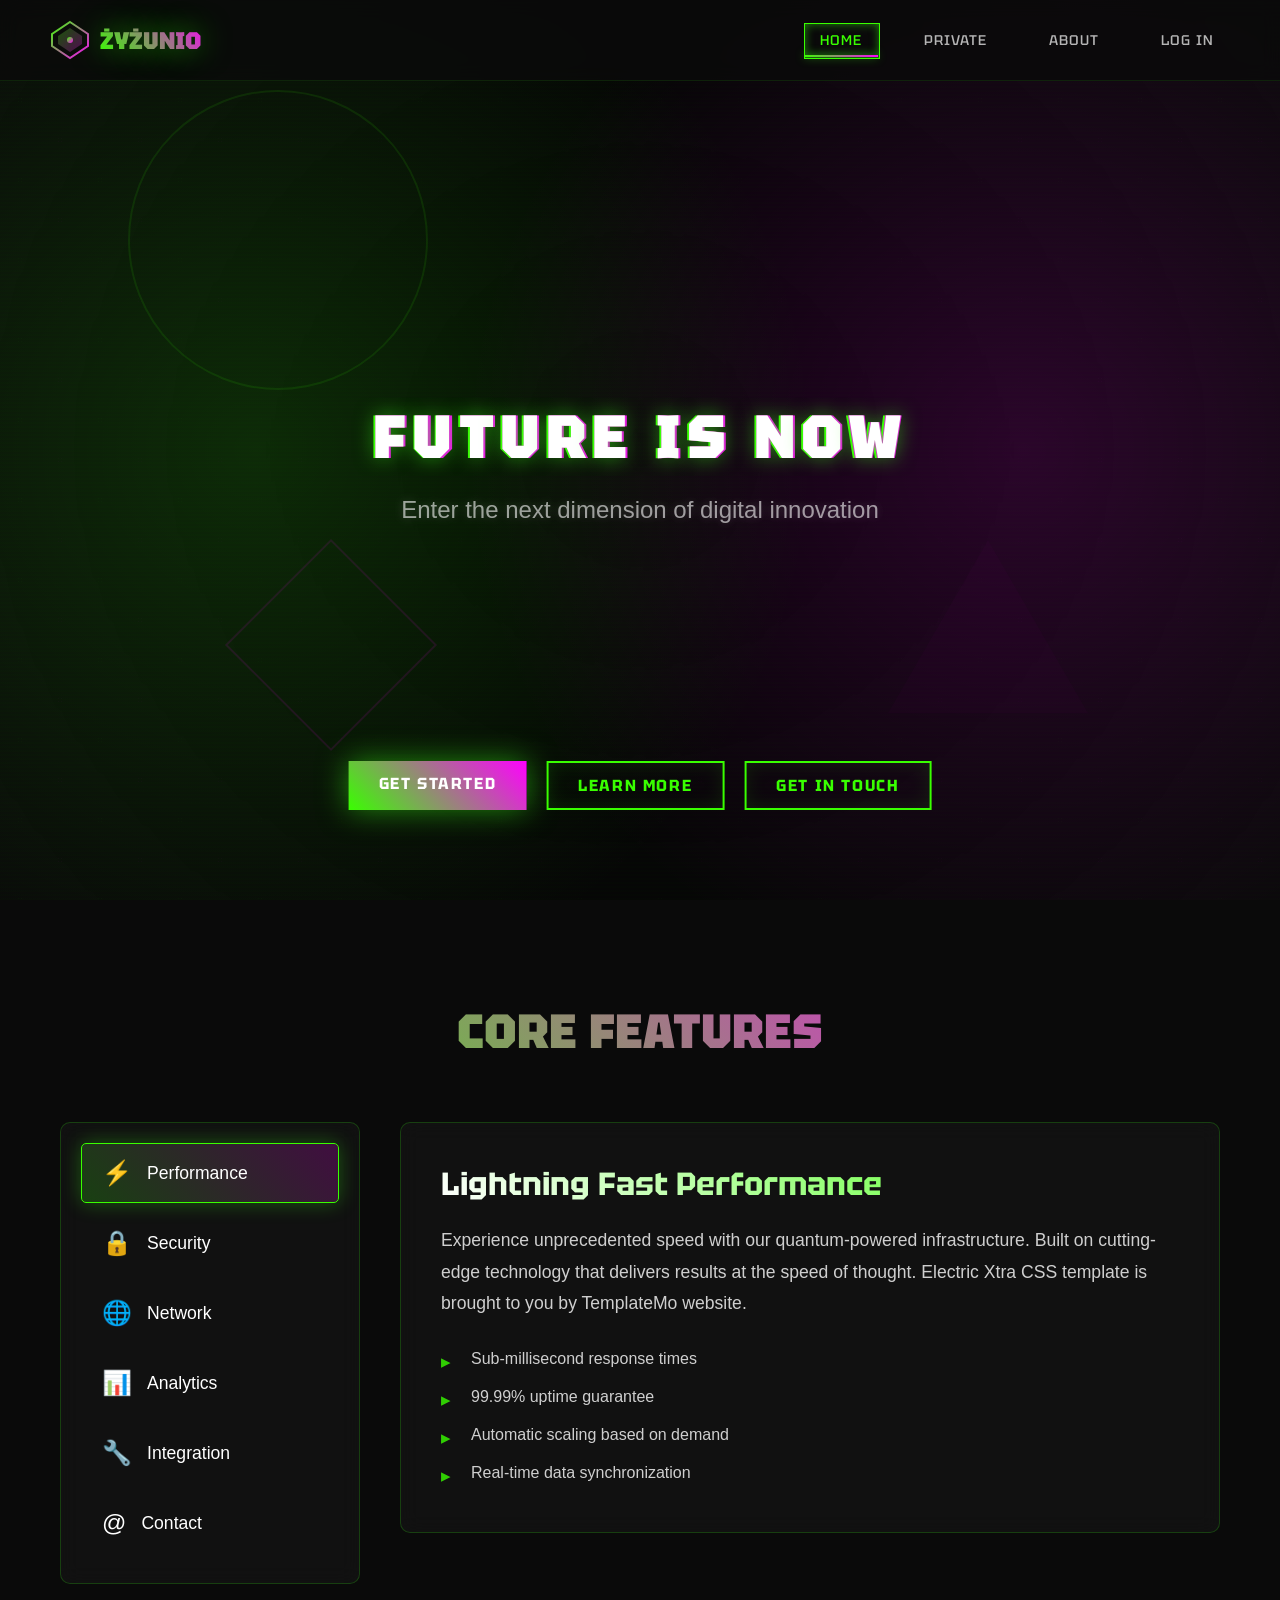
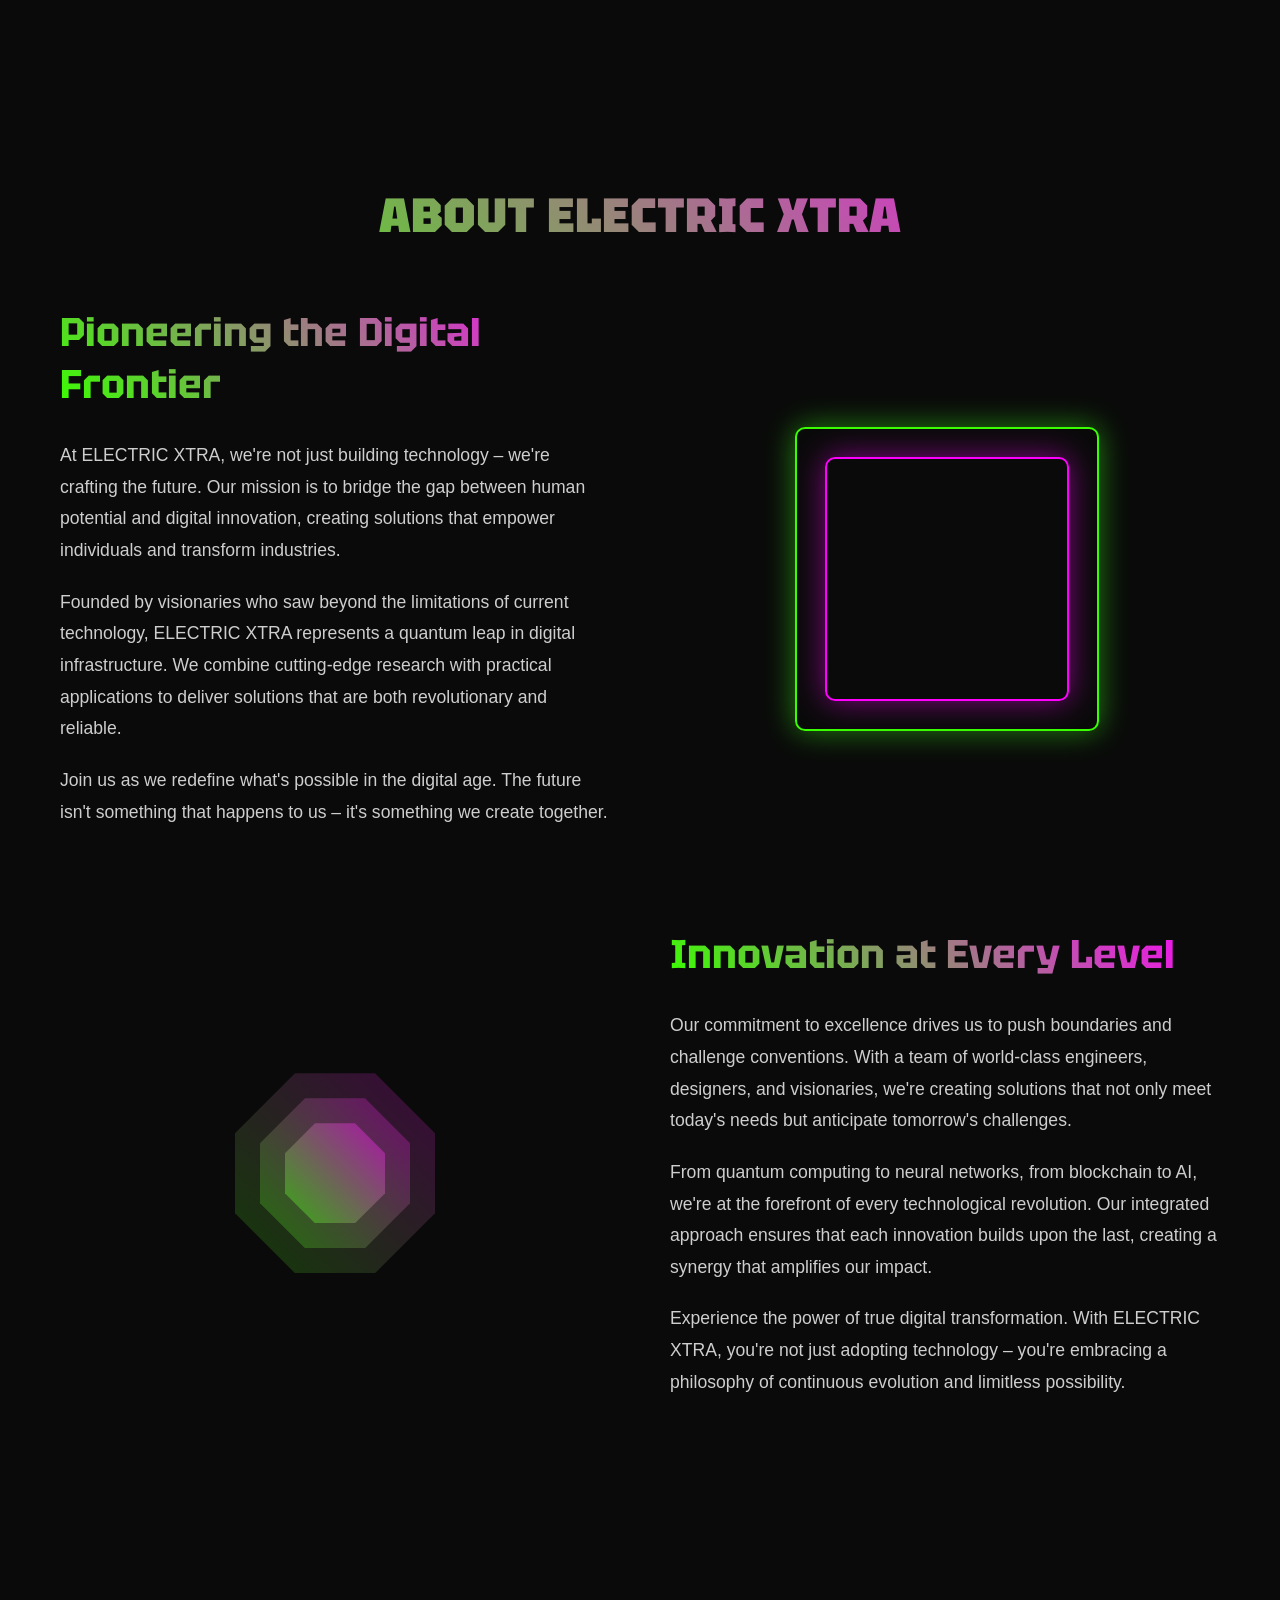
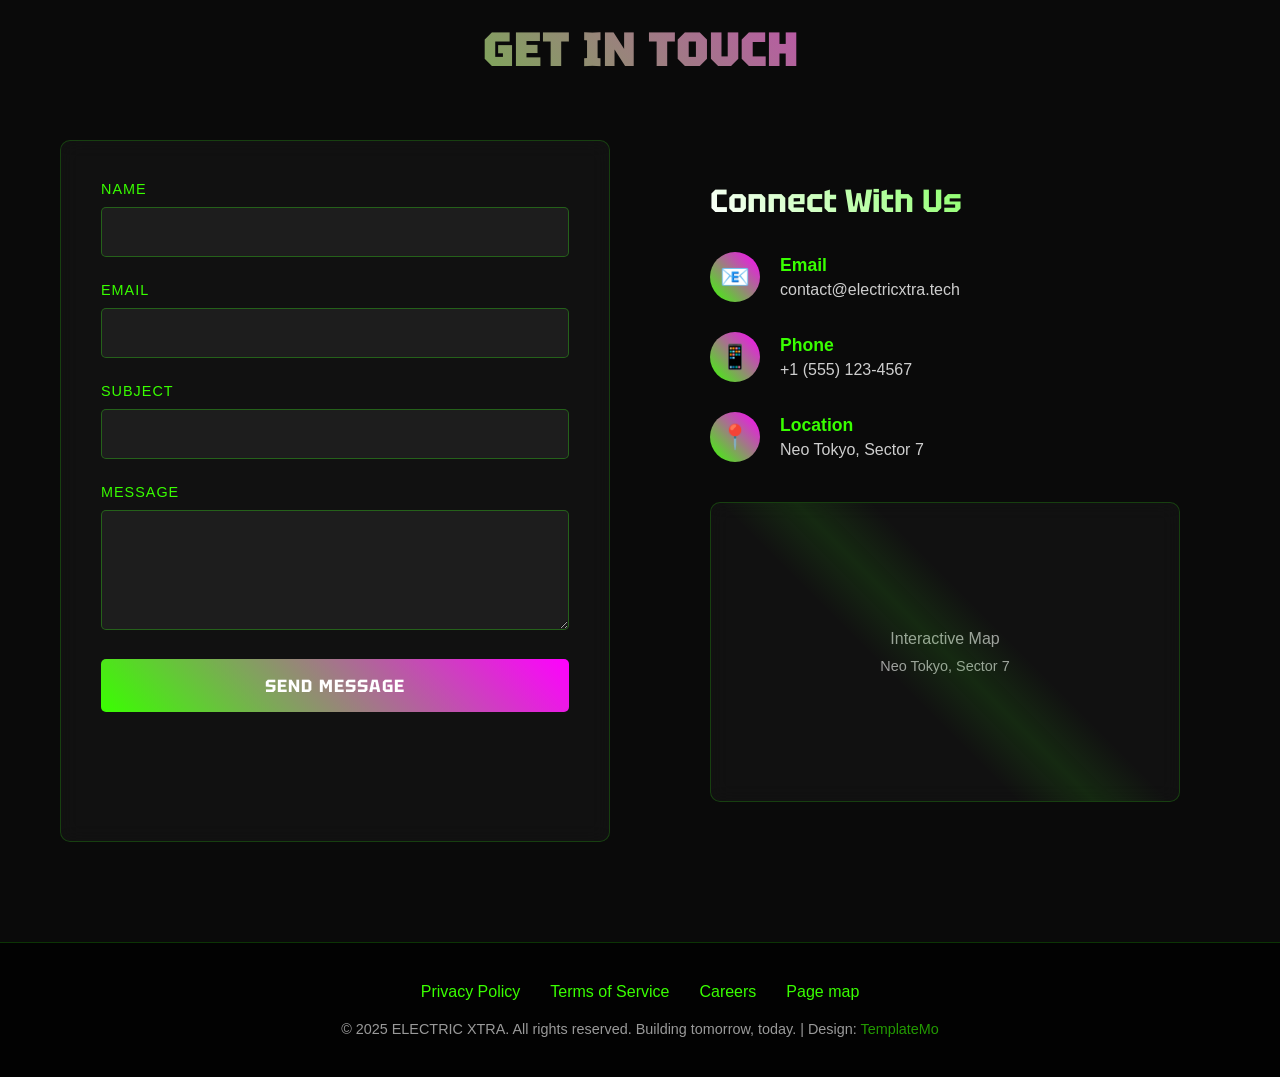
<file: index.html>
<!DOCTYPE html>
<html lang="pl-PL">
<head>
    <meta charset="UTF-8">
    <meta name="viewport" content="width=device-width, initial-scale=1.0">
    <title>Zyzunia strona Cyberpunk</title>
    <link href="https://fonts.googleapis.com/css2?family=Tektur:wdth,wght@75..100,400..900&display=swap" rel="stylesheet">
    <link href="css/templatemo-electric-xtra.css" rel="stylesheet">
<!--

TemplateMo 596 Electric Xtra

https://templatemo.com/tm-596-electric-xtra

-->
</head>
<body>
    <!-- Animated Grid Background -->
    <div class="grid-bg"></div>
    <div class="gradient-overlay"></div>
    <div class="scanlines"></div>

    <!-- Animated Shapes -->
    <div class="shapes-container">
        <div class="shape shape-circle"></div>
        <div class="shape shape-triangle"></div>
        <div class="shape shape-square"></div>
    </div>

    <!-- Floating Particles -->
    <div id="particles"></div>

    <!-- Navigation -->
    <nav id="navbar">
        <div class="nav-container">
            <a href="#home" class="logo-link">
                <svg class="logo-svg" viewBox="0 0 40 40" xmlns="http://www.w3.org/2000/svg">
                    <defs>
                        <linearGradient id="logoGradient" x1="0%" y1="0%" x2="100%" y2="100%">
                            <stop offset="0%" style="stop-color:#39FF00;stop-opacity:1" />
                            <stop offset="100%" style="stop-color:#FF00FF;stop-opacity:1" />
                        </linearGradient>
                    </defs>
                    <polygon points="20,2 38,14 38,26 20,38 2,26 2,14" fill="none" stroke="url(#logoGradient)" stroke-width="2"/>
                    <polygon points="20,8 32,16 32,24 20,32 8,24 8,16" fill="url(#logoGradient)" opacity="0.3"/>
                    <circle cx="20" cy="20" r="3" fill="url(#logoGradient)"/>
                </svg>
                <span class="logo-text">ŻYŻUNIO</span>
            </a>
            <ul class="nav-links" id="navLinks">
                <li><a href="#home" class="nav-link">Home</a></li>
                <li><a href="#features" class="nav-link">Private</a></li>
                <li><a href="#about" class="nav-link">About</a></li>
                <li><a href=login.html class="nav-link">Log In</a></li>
            </ul>
            <div class="menu-toggle" id="menuToggle">
                <span></span>
                <span></span>
                <span></span>
				<span></span>
            </div>
        </div>
    </nav>

    <!-- Hero Section -->
    <section class="hero" id="home">
        <div class="hero-content">
            <div class="text-rotator">
                <div class="text-set active">
                    <h1 class="glitch-text" data-text="FUTURE IS NOW">FUTURE IS NOW</h1>
                    <p class="subtitle">Enter the next dimension of digital innovation</p>
                </div>
                <div class="text-set">
                    <h1 class="glitch-text" data-text="BEYOND LIMITS">TEST YOUR LIMITS</h1>
                    <p class="subtitle">Where technology meets infinite possibilities</p>
                </div>
                <div class="text-set">
                    <h1 class="glitch-text" data-text="ELECTRIC DREAMS">ELECTRIC DREAMS</h1>
                    <p class="subtitle">Powering tomorrow's digital revolution today</p>
                </div>
	<div class="text-set">
                    <h1 class="glitch-text" data-text="TEST">EVEN MORE FUN</h1>
                    <p class="subtitle">Be happy and have fun</p>
                </div>
            </div>
        </div>
        <div class="cta-container">
            <a href="#features" class="cta-button cta-primary">Get Started</a>
            <a href="#about" class="cta-button cta-secondary">Learn More</a>
            <a href="#contact" class="cta-button cta-secondary">Get in Touch</a>
        </div>
    </section>

    <!-- Features Section with Tabs -->
    <section class="features" id="features">
        <h2 class="section-title">Core Features</h2>
        <div class="features-container">
            <div class="feature-tabs">
                <div class="tab-item active" data-tab="performance">
                    <span class="tab-icon">⚡</span>
                    <span>Performance</span>
                </div>
                <div class="tab-item" data-tab="security">
                    <span class="tab-icon">🔒</span>
                    <span>Security</span>
                </div>
                <div class="tab-item" data-tab="network">
                    <span class="tab-icon">🌐</span>
                    <span>Network</span>
                </div>
                <div class="tab-item" data-tab="analytics">
                    <span class="tab-icon">📊</span>
                    <span>Analytics</span>
                </div>
                <div class="tab-item" data-tab="integration">
                    <span class="tab-icon">🔧</span>
                    <span>Integration</span>
                </div>
				<div class="tab-item" data-tab="f_contact">
                    <span class="tab-icon">@</span>
                    <span>Contact</span>
                </div>
            </div>
            <div class="feature-content">
                <div class="content-panel active" id="performance">
                    <h3>Lightning Fast Performance</h3>
                    <p>Experience unprecedented speed with our quantum-powered infrastructure. Built on cutting-edge technology that delivers results at the speed of thought. Electric Xtra CSS template is brought to you by TemplateMo website.</p>
                    <ul class="feature-list">
                        <li>Sub-millisecond response times</li>
                        <li>99.99% uptime guarantee</li>
                        <li>Automatic scaling based on demand</li>
                        <li>Real-time data synchronization</li>
                    </ul>
                </div>
                <div class="content-panel" id="security">
                    <h3>Military-Grade Security</h3>
                    <p>Your data is protected by the most advanced encryption protocols available. Multi-layered security ensures complete protection against cyber threats. You may tell your friends about TemplateMo free css website and how easy it is.</p>
                    <ul class="feature-list">
                        <li>256-bit AES encryption</li>
                        <li>Biometric authentication</li>
                        <li>Zero-knowledge architecture</li>
                        <li>Real-time threat detection</li>
                        <li>Automated security updates</li>
                    </ul>
                </div>
                <div class="content-panel" id="network">
                    <h3>Global Neural Network</h3>
                    <p>Connect to our worldwide infrastructure that spans across continents. Seamless integration with existing systems and future-proof architecture.</p>
                    <ul class="feature-list">
                        <li>200+ global data centers</li>
                        <li>Intelligent routing algorithms</li>
                        <li>Cross-platform compatibility</li>
                        <li>5G and satellite connectivity</li>
                        <li>Decentralized architecture</li>
                    </ul>
                </div>
                <div class="content-panel" id="analytics">
                    <h3>Advanced Analytics</h3>
                    <p>Harness the power of AI-driven insights to make data-driven decisions. Real-time analytics and predictive modeling at your fingertips.</p>
                    <ul class="feature-list">
                        <li>Machine learning algorithms</li>
                        <li>Predictive analytics</li>
                        <li>Custom dashboard creation</li>
                        <li>Real-time data visualization</li>
                        <li>Automated reporting</li>
                    </ul>
                </div>
                <div class="content-panel" id="integration">
                    <h3>Seamless Integration</h3>
                    <p>Connect with thousands of apps and services through our universal API. Built to work with your existing tools and workflows.</p>
                    <ul class="feature-list">
                        <li>RESTful API architecture</li>
                        <li>WebSocket support</li>
                        <li>SDK for major platforms</li>
                        <li>One-click integrations</li>
                        <li>Custom webhook support</li>
                    </ul>
                </div>
				<div class="content-panel" id="f_contact">
                    <h3>Test our response</h3>
                    <p>Connect with tour team and see how we work.</p>
						<p><a href="https://www.google.com" target="_blank" rel="nofollow noopener">Google</a></p>
                </div>
            </div>
        </div>
    </section>

    <!-- About Section -->
    <section class="about" id="about">
        <h2 class="section-title">About Electric Xtra</h2>
        <div class="about-content">
            <div class="about-text">
                <h2>Pioneering the Digital Frontier</h2>
                <p>At ELECTRIC XTRA, we're not just building technology – we're crafting the future. Our mission is to bridge the gap between human potential and digital innovation, creating solutions that empower individuals and transform industries.</p>
                <p>Founded by visionaries who saw beyond the limitations of current technology, ELECTRIC XTRA represents a quantum leap in digital infrastructure. We combine cutting-edge research with practical applications to deliver solutions that are both revolutionary and reliable.</p>
                <p>Join us as we redefine what's possible in the digital age. The future isn't something that happens to us – it's something we create together.</p>
            </div>
            <div class="about-visual">
                <div class="about-graphic"></div>
            </div>
        </div>
        
        <!-- Second row with reversed layout -->
        <div class="about-content" style="margin-top: 80px;">
            <div class="about-visual">
                <div class="about-graphic-alt">
                    <div class="hexagon"></div>
                    <div class="hexagon"></div>
                    <div class="hexagon"></div>
                </div>
            </div>
            <div class="about-text">
                <h2>Innovation at Every Level</h2>
                <p>Our commitment to excellence drives us to push boundaries and challenge conventions. With a team of world-class engineers, designers, and visionaries, we're creating solutions that not only meet today's needs but anticipate tomorrow's challenges.</p>
                <p>From quantum computing to neural networks, from blockchain to AI, we're at the forefront of every technological revolution. Our integrated approach ensures that each innovation builds upon the last, creating a synergy that amplifies our impact.</p>
                <p>Experience the power of true digital transformation. With ELECTRIC XTRA, you're not just adopting technology – you're embracing a philosophy of continuous evolution and limitless possibility.</p>
            </div>
        </div>
    </section>

    <!-- Contact Section -->
    <section class="contact" id="contact">
        <h2 class="section-title">Get In Touch</h2>
        <div class="contact-container">
            <div class="contact-form">
                <form id="contactForm">
                    <div class="form-group">
                        <label for="name">Name</label>
                        <input type="text" id="name" name="name" required>
                    </div>
                    <div class="form-group">
                        <label for="email">Email</label>
                        <input type="email" id="email" name="email" required>
                    </div>
                    <div class="form-group">
                        <label for="subject">Subject</label>
                        <input type="text" id="subject" name="subject" required>
                    </div>
                    <div class="form-group">
                        <label for="message">Message</label>
                        <textarea id="message" name="message" required></textarea>
                    </div>
                    <button type="submit" class="submit-btn">Send Message</button>
                </form>
            </div>
            <div class="contact-info">
                <h3>Connect With Us</h3>
                <div class="info-item">
                    <div class="info-icon">📧</div>
                    <div class="info-details">
                        <h4>Email</h4>
                        <p>contact@electricxtra.tech</p>
                    </div>
                </div>
                <div class="info-item">
                    <div class="info-icon">📱</div>
                    <div class="info-details">
                        <h4>Phone</h4>
                        <p>+1 (555) 123-4567</p>
                    </div>
                </div>
                <div class="info-item">
                    <div class="info-icon">📍</div>
                    <div class="info-details">
                        <h4>Location</h4>
                        <p>Neo Tokyo, Sector 7</p>
                    </div>
                </div>
                <div class="map-container">
                    <div class="map-placeholder">
                        <p>Interactive Map</p>
                        <p style="font-size: 0.9rem; margin-top: 10px;">Neo Tokyo, Sector 7</p>
                    </div>
                    <div class="map-overlay"></div>
                </div>
            </div>
        </div>
    </section>

    <!-- Footer -->
    <footer>
        <div class="footer-content">
            <div class="footer-links">
                <a href="#privacy">Privacy Policy</a>
                <a href="#terms">Terms of Service</a>
                <a href="#careers">Careers</a>
				<a href="#pagemap">Page map</a>
            </div>
            <p class="copyright">© 2025 ELECTRIC XTRA. All rights reserved. Building tomorrow, today. | Design: <a href="https://templatemo.com" target="_blank" rel="nofollow noopener">TemplateMo</a></p>
        </div>
    </footer>
<script src="js/templatemo-electric-scripts.js"></script>
</body>
</html>
</file>
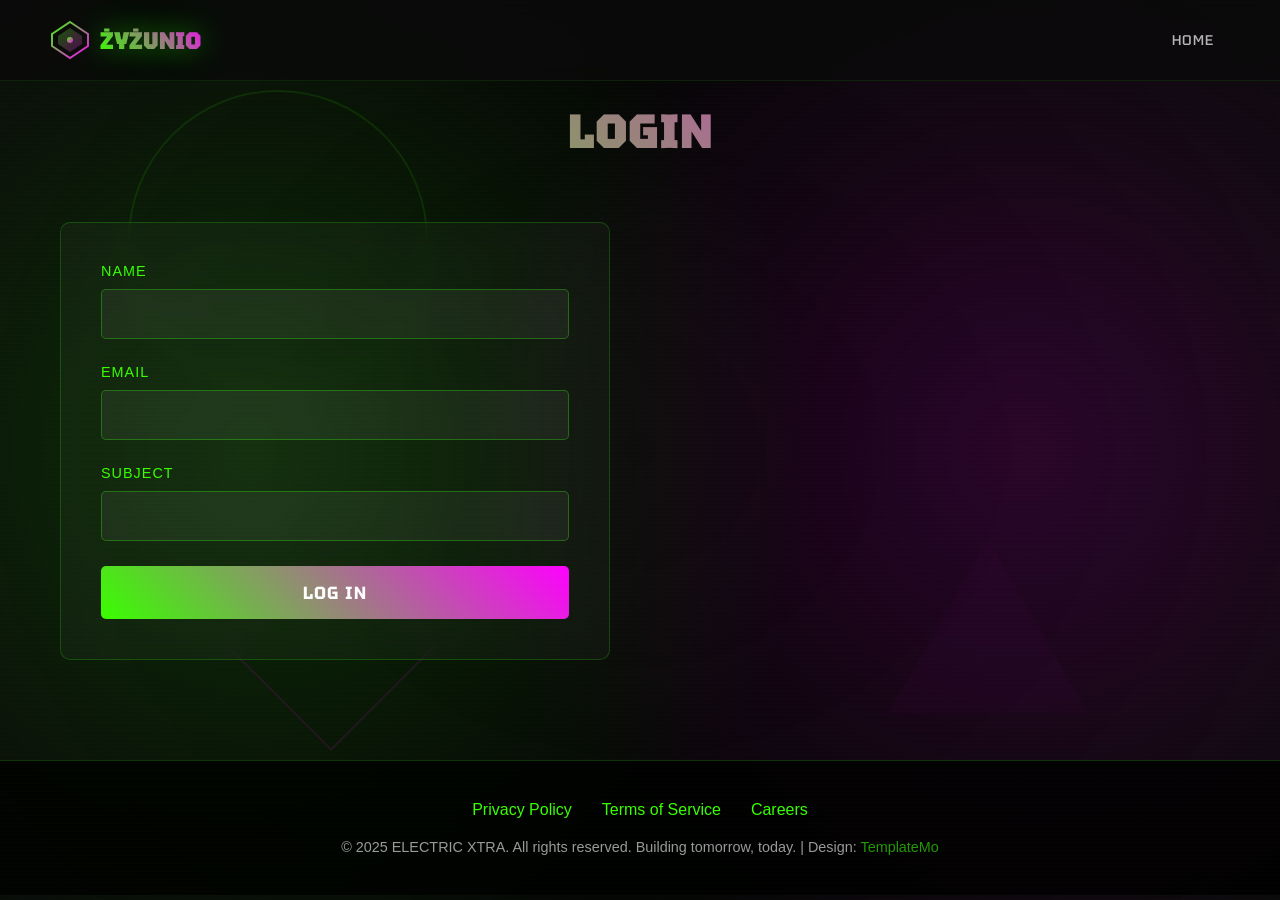
<file: login.html>
<!DOCTYPE html>
<html lang="en">
<head>
    <meta charset="UTF-8">
    <meta name="viewport" content="width=device-width, initial-scale=1.0">
    <title>Zyzunia strona Cyberpunk</title>
    <link href="https://fonts.googleapis.com/css2?family=Tektur:wdth,wght@75..100,400..900&display=swap" rel="stylesheet">
    <link href="css/templatemo-electric-xtra.css" rel="stylesheet">
<!--

TemplateMo 596 Electric Xtra

https://templatemo.com/tm-596-electric-xtra

-->
</head>
<body>
    <!-- Animated Grid Background -->
    <div class="grid-bg"></div>
    <div class="gradient-overlay"></div>
    <div class="scanlines"></div>

    <!-- Animated Shapes -->
    <div class="shapes-container">
        <div class="shape shape-circle"></div>
        <div class="shape shape-triangle"></div>
        <div class="shape shape-square"></div>
    </div>

    <!-- Floating Particles -->
    <div id="particles"></div>

    <!-- Navigation -->
    <nav id="navbar">
        <div class="nav-container">
            <a href=index.html class="logo-link">
                <svg class="logo-svg" viewBox="0 0 40 40" xmlns="http://www.w3.org/2000/svg">
                    <defs>
                        <linearGradient id="logoGradient" x1="0%" y1="0%" x2="100%" y2="100%">
                            <stop offset="0%" style="stop-color:#39FF00;stop-opacity:1" />
                            <stop offset="100%" style="stop-color:#FF00FF;stop-opacity:1" />
                        </linearGradient>
                    </defs>
                    <polygon points="20,2 38,14 38,26 20,38 2,26 2,14" fill="none" stroke="url(#logoGradient)" stroke-width="2"/>
                    <polygon points="20,8 32,16 32,24 20,32 8,24 8,16" fill="url(#logoGradient)" opacity="0.3"/>
                    <circle cx="20" cy="20" r="3" fill="url(#logoGradient)"/>
                </svg>
                <span class="logo-text">ŻYŻUNIO</span>
            </a>
            <ul class="nav-links" id="navLinks">
                <li><a href=index.html class="nav-link">Home</a></li>
            </ul>
            <div class="menu-toggle" id="menuToggle">
                <span></span>
                <span></span>
                <span></span>
				<span></span>
            </div>
        </div>
    </nav>


    <!-- Logi in Section -->
    <section class="contact" id="contact">
        <h2 class="section-title">LogIn</h2>
        <div class="contact-container">
            <div class="contact-form">
                <form id="contactForm">
                    <div class="form-group">
                        <label for="name">Name</label>
                        <input type="text" id="name" name="name" required>
                    </div>
                    <div class="form-group">
                        <label for="email">Email</label>
                        <input type="email" id="email" name="email" required>
                    </div>
                    <div class="form-group">
                        <label for="subject">Subject</label>
                        <input type="text" id="subject" name="subject" required>
                    </div>
                    <button type="submit" class="submit-btn">Log In</button>
                </form>
            </div>
        </div>
    </section>

    <!-- Footer -->
    <footer>
        <div class="footer-content">
            <div class="footer-links">
                <a href="#privacy">Privacy Policy</a>
                <a href="#terms">Terms of Service</a>
                <a href="#careers">Careers</a>
            </div>
            <p class="copyright">© 2025 ELECTRIC XTRA. All rights reserved. Building tomorrow, today. | Design: <a href="https://templatemo.com" target="_blank" rel="nofollow noopener">TemplateMo</a></p>
        </div>
    </footer>
<script src="js/templatemo-electric-scripts.js"></script>
</body>
</html>
</file>
<file: css/templatemo-electric-xtra.css>
/*

TemplateMo 596 Electric Xtra

https://templatemo.com/tm-596-electric-xtra

*/

@charset "utf-8";

/* CSS Document */

* {
            margin: 0;
            padding: 0;
            box-sizing: border-box;
        }

        body {
            font-family: 'Rajdhani', sans-serif;
            background: #0a0a0a;
            color: #ffffff;
            overflow-x: hidden;
            position: relative;
            font-weight: 400;
        }

        /* Animated background with hexagon pattern */
        .grid-bg {
            position: fixed;
            top: 0;
            left: 0;
            width: 100%;
            height: 100%;
            background-image: 
                radial-gradient(circle at 25% 25%, transparent 2%, rgba(57, 255, 20, 0.03) 2%, rgba(57, 255, 20, 0.03) 3%, transparent 3%),
                radial-gradient(circle at 75% 75%, transparent 2%, rgba(255, 0, 255, 0.03) 2%, rgba(255, 0, 255, 0.03) 3%, transparent 3%);
            background-size: 80px 80px;
            animation: grid-move 30s linear infinite;
            z-index: -2;
        }

        /* Animated shapes */
        .shapes-container {
            position: fixed;
            width: 100%;
            height: 100%;
            pointer-events: none;
            z-index: -1;
        }

        .shape {
            position: absolute;
            opacity: 0.1;
        }

        .shape-circle {
            width: 300px;
            height: 300px;
            border: 2px solid #39FF00;
            border-radius: 50%;
            top: 10%;
            left: 10%;
            animation: float-rotate 20s ease-in-out infinite;
        }

        .shape-triangle {
            width: 0;
            height: 0;
            border-left: 100px solid transparent;
            border-right: 100px solid transparent;
            border-bottom: 173px solid rgba(255, 0, 255, 0.2);
            top: 60%;
            right: 15%;
            animation: float-rotate 25s ease-in-out infinite reverse;
        }

        .shape-square {
            width: 150px;
            height: 150px;
            border: 2px solid #FF00FF;
            transform: rotate(45deg);
            bottom: 20%;
            left: 20%;
            animation: float-rotate 22s ease-in-out infinite;
        }

        @keyframes float-rotate {
            0%, 100% {
                transform: translateY(0) rotate(0deg) scale(1);
            }
            25% {
                transform: translateY(-30px) rotate(90deg) scale(1.1);
            }
            50% {
                transform: translateY(20px) rotate(180deg) scale(0.9);
            }
            75% {
                transform: translateY(-10px) rotate(270deg) scale(1.05);
            }
        }

        /* Gradient overlay */
        .gradient-overlay {
            position: fixed;
            top: 0;
            left: 0;
            width: 100%;
            height: 100%;
            background: radial-gradient(circle at 20% 50%, rgba(57, 255, 20, 0.15) 0%, transparent 50%),
                        radial-gradient(circle at 80% 50%, rgba(255, 0, 255, 0.15) 0%, transparent 50%),
                        radial-gradient(circle at 50% 50%, rgba(0, 0, 0, 0.8) 0%, transparent 100%);
            z-index: -1;
            animation: gradient-shift 10s ease-in-out infinite;
        }

        @keyframes gradient-shift {
            0%, 100% { transform: scale(1) rotate(0deg); }
            50% { transform: scale(1.1) rotate(180deg); }
        }

        @keyframes grid-move {
            0% { transform: translate(0, 0); }
            100% { transform: translate(80px, 80px); }
        }

        /* Floating particles */
        .particle {
            position: fixed;
            pointer-events: none;
            opacity: 0;
            z-index: 1;
        }

        .particle::before {
            content: '';
            position: absolute;
            width: 2px;
            height: 2px;
            background: #39FF00;
            box-shadow: 0 0 10px #39FF00, 0 0 20px #39FF00;
            animation: float-up 15s linear infinite;
        }

        @keyframes float-up {
            0% {
                transform: translateY(100vh) rotate(0deg);
                opacity: 0;
            }
            10% {
                opacity: 1;
            }
            90% {
                opacity: 1;
            }
            100% {
                transform: translateY(-100vh) rotate(720deg);
                opacity: 0;
            }
        }

        /* Navigation */
        nav {
            position: fixed;
            top: 0;
            width: 100%;
            padding: 20px 50px;
            background: rgba(10, 10, 10, 0.8);
            backdrop-filter: blur(10px);
            z-index: 1000;
            transition: all 0.3s ease;
            border-bottom: 1px solid rgba(57, 255, 20, 0.1);
        }

        nav.scrolled {
            padding: 15px 50px;
            background: rgba(10, 10, 10, 0.95);
            box-shadow: 0 5px 30px rgba(57, 255, 20, 0.2);
        }

        .nav-container {
            max-width: 1200px;
            margin: 0 auto;
            display: flex;
            justify-content: space-between;
            align-items: center;
        }

        .logo-link {
            display: flex;
            align-items: center;
            text-decoration: none;
            gap: 10px;
        }

        .logo-svg {
            width: 40px;
            height: 40px;
        }

        .logo-text {
            font-family: 'Tektur', monospace;
            font-size: 24px;
            font-weight: 900;
            background: linear-gradient(45deg, #39FF00, #FF00FF);
            -webkit-background-clip: text;
            -webkit-text-fill-color: transparent;
            animation: glow 2s ease-in-out infinite;
            text-shadow: 0 0 30px rgba(57, 255, 20, 0.5);
        }

        @keyframes glow {
            0%, 100% { 
                filter: brightness(1);
                text-shadow: 0 0 30px rgba(57, 255, 20, 0.5);
            }
            50% { 
                filter: brightness(1.5);
                text-shadow: 0 0 40px rgba(57, 255, 20, 0.8);
            }
        }

        .nav-links {
            display: flex;
            gap: 30px;
            list-style: none;
        }

        .nav-links a {
            text-decoration: none;
            color: #ffffff;
            position: relative;
            transition: all 0.3s ease;
            padding: 8px 16px;
            font-family: 'Tektur', monospace;
            font-weight: 500;
            font-size: 14px;
            text-transform: uppercase;
            letter-spacing: 1px;
            opacity: 0.7;
        }

        .nav-links a.active {
            opacity: 1;
            color: #39FF00;
        }

        .nav-links a::before {
            content: '';
            position: absolute;
            top: 0;
            left: 0;
            width: 100%;
            height: 100%;
            border: 1px solid transparent;
            transition: all 0.3s ease;
        }

        .nav-links a:hover::before,
        .nav-links a.active::before {
            border-color: #39FF00;
            box-shadow: inset 0 0 10px rgba(57, 255, 20, 0.5);
        }

        .nav-links a::after {
            content: '';
            position: absolute;
            bottom: 0;
            left: 0;
            width: 0;
            height: 2px;
            background: linear-gradient(90deg, #39FF00, #FF00FF);
            transition: width 0.3s ease;
            box-shadow: 0 0 10px rgba(57, 255, 20, 0.8);
        }

        .nav-links a:hover::after,
        .nav-links a.active::after {
            width: 100%;
        }

        /* Mobile menu */
        .menu-toggle {
            display: none;
            flex-direction: column;
            cursor: pointer;
            gap: 4px;
        }

        .menu-toggle span {
            width: 25px;
            height: 2px;
            background: #39FF00;
            transition: all 0.3s ease;
        }

        .menu-toggle.active span:nth-child(1) {
            transform: rotate(45deg) translate(5px, 5px);
        }

        .menu-toggle.active span:nth-child(2) {
            opacity: 0;
        }

        .menu-toggle.active span:nth-child(3) {
            transform: rotate(-45deg) translate(5px, -5px);
        }

        /* Hero Section */
        .hero {
            min-height: 100vh;
            display: flex;
            flex-direction: column;
            align-items: center;
            justify-content: center;
            position: relative;
            padding: 80px 20px 20px;
        }

        .hero-content {
            text-align: center;
            max-width: 1200px;
            animation: fade-in-up 1s ease-out;
            z-index: 10;
            width: 100%;
            flex: 1;
            display: flex;
            flex-direction: column;
            justify-content: center;
        }

        /* Text Rotator Styles */
        .text-rotator {
            position: relative;
            min-height: 100px;
            margin-bottom: 20px;
            display: flex;
            align-items: center;
            justify-content: center;
            width: 100%;
        }

        .text-set {
            position: absolute;
            width: 100%;
            opacity: 0;
            display: none;
        }

        .text-set.active {
            opacity: 1;
            display: block;
        }

        .glitch-text {
            font-family: 'Tektur', monospace;
            font-size: clamp(0.98rem, 2.94vw, 2.4rem);
            font-weight: 900;
            position: relative;
            text-transform: uppercase;
            letter-spacing: 0.1em;
            text-shadow: 0 0 20px rgba(57, 255, 20, 0.5);
            overflow: hidden;
        }

        .char {
            display: inline-block;
            opacity: 0;
            transform: translateY(50px);
            animation: charFlyIn 0.5s ease-out forwards;
        }

        @keyframes charFlyIn {
            to {
                opacity: 1;
                transform: translateY(0);
            }
        }

        .char.out {
            animation: charFlyOut 0.3s ease-in forwards;
        }

        @keyframes charFlyOut {
            to {
                opacity: 0;
                transform: translateY(-30px) rotateX(90deg);
            }
        }

        .subtitle {
            font-size: 1.5rem;
            margin: 20px 0;
            opacity: 0;
            text-shadow: 0 0 10px rgba(255, 255, 255, 0.3);
            font-weight: 300;
        }

        .subtitle.visible {
            animation: subtitleFade 0.8s ease-out 0.5s forwards;
        }

        @keyframes subtitleFade {
            to {
                opacity: 0.6;
            }
        }

        @keyframes fade-in-up {
            from {
                opacity: 0;
                transform: translateY(30px);
            }
            to {
                opacity: 1;
                transform: translateY(0);
            }
        }

        .glitch-text {
            font-family: 'Tektur', monospace;
            font-size: clamp(2.6rem, 10vw, 3.8rem);
            font-weight: 900;
            position: relative;
            text-transform: uppercase;
            letter-spacing: 0.1em;
            text-shadow: 0 0 20px rgba(57, 255, 20, 0.5);
        }

        .glitch-text::before,
        .glitch-text::after {
            content: attr(data-text);
            position: absolute;
            top: 0;
            left: 0;
            width: 100%;
            height: 100%;
        }

        .glitch-text::before {
            animation: glitch-1 0.5s infinite;
            color: #39FF00;
            z-index: -1;
            text-shadow: -2px 0 #39FF00;
        }

        .glitch-text::after {
            animation: glitch-2 0.5s infinite;
            color: #FF00FF;
            z-index: -1;
            text-shadow: 2px 0 #FF00FF;
        }

        @keyframes glitch-1 {
            0%, 100% { clip-path: inset(0 0 0 0); transform: translate(0); }
            20% { clip-path: inset(33% 0 33% 0); transform: translate(-2px); }
            40% { clip-path: inset(66% 0 0 0); transform: translate(2px); }
            60% { clip-path: inset(0 0 66% 0); transform: translate(1px); }
            80% { clip-path: inset(25% 0 50% 0); transform: translate(-1px); }
        }

        @keyframes glitch-2 {
            0%, 100% { clip-path: inset(0 0 0 0); transform: translate(0); }
            20% { clip-path: inset(50% 0 25% 0); transform: translate(2px); }
            40% { clip-path: inset(0 0 75% 0); transform: translate(-2px); }
            60% { clip-path: inset(75% 0 0 0); transform: translate(-1px); }
            80% { clip-path: inset(40% 0 40% 0); transform: translate(1px); }
        }

        .subtitle {
            font-size: 1.5rem;
            margin: 20px 0;
            opacity: 0.6;
            animation: fade-in 1s ease-out 0.5s both;
            text-shadow: 0 0 10px rgba(255, 255, 255, 0.3);
            font-weight: 300;
        }

        @keyframes fade-in {
            from { opacity: 0; }
            to { opacity: 0.6; }
        }

        .cta-container {
            position: absolute;
            bottom: 90px;
            left: 50%;
            transform: translateX(-50%);
            display: flex;
            gap: 20px;
            justify-content: center;
            flex-wrap: wrap;
            z-index: 100;
        }

        .cta-button {
            padding: 12px 30px;
            border: none;
            font-size: 1rem;
            cursor: pointer;
            position: relative;
            overflow: hidden;
            transition: all 0.3s ease;
            text-decoration: none;
            display: inline-block;
            text-transform: uppercase;
            letter-spacing: 0.1em;
            font-family: 'Tektur', monospace;
            font-weight: 700;
        }

        .cta-primary {
            background: linear-gradient(45deg, #39FF00, #FF00FF);
            color: white;
            animation: pulse 2s infinite;
            box-shadow: 0 0 30px rgba(57, 255, 20, 0.5);
        }

        @keyframes pulse {
            0%, 100% { 
                transform: scale(1);
                box-shadow: 0 0 30px rgba(57, 255, 20, 0.5);
            }
            50% { 
                transform: scale(1.05);
                box-shadow: 0 0 40px rgba(57, 255, 20, 0.8);
            }
        }

        .cta-secondary {
            background: transparent;
            color: #39FF00;
            border: 2px solid #39FF00;
            box-shadow: inset 0 0 20px rgba(57, 255, 20, 0.1);
        }

        .cta-button::before {
            content: '';
            position: absolute;
            top: 50%;
            left: 50%;
            width: 0;
            height: 0;
            background: rgba(255, 255, 255, 0.2);
            border-radius: 50%;
            transform: translate(-50%, -50%);
            transition: width 0.6s, height 0.6s;
        }

        .cta-button:hover::before {
            width: 300px;
            height: 300px;
        }

        .cta-secondary:hover {
            background: rgba(57, 255, 20, 0.1);
            color: white;
            transform: translateY(-2px);
            box-shadow: 0 10px 40px rgba(57, 255, 20, 0.4), inset 0 0 30px rgba(57, 255, 20, 0.2);
            border-color: #ffffff;
        }

        /* Features Section with Tabs */
        .features {
            padding: 100px 20px;
            max-width: 1200px;
            margin: 0 auto;
            position: relative;
        }

        .section-title {
            font-family: 'Tektur', monospace;
            font-size: 3rem;
            font-weight: 900;
            text-align: center;
            margin-bottom: 60px;
            background: linear-gradient(45deg, #39FF00, #FF00FF);
            -webkit-background-clip: text;
            -webkit-text-fill-color: transparent;
            text-transform: uppercase;
        }

        .features-container {
            display: grid;
            grid-template-columns: 300px 1fr;
            gap: 40px;
            align-items: start;
        }

        .feature-tabs {
            background: rgba(255, 255, 255, 0.03);
            border: 1px solid rgba(57, 255, 20, 0.2);
            border-radius: 10px;
            padding: 20px;
            backdrop-filter: blur(10px);
        }

        .tab-item {
            padding: 15px 20px;
            margin-bottom: 10px;
            cursor: pointer;
            border: 1px solid transparent;
            border-radius: 5px;
            transition: all 0.3s ease;
            font-weight: 500;
            display: flex;
            align-items: center;
            gap: 15px;
            font-size: 1.1rem;
        }

        .tab-item:hover {
            background: rgba(57, 255, 20, 0.1);
            border-color: rgba(57, 255, 20, 0.3);
        }

        .tab-item.active {
            background: linear-gradient(45deg, rgba(57, 255, 20, 0.2), rgba(255, 0, 255, 0.2));
            border-color: #39FF00;
            box-shadow: 0 0 20px rgba(57, 255, 20, 0.3);
        }

        .tab-icon {
            font-size: 1.5rem;
        }

        .feature-content {
            background: rgba(255, 255, 255, 0.03);
            border: 1px solid rgba(57, 255, 20, 0.2);
            border-radius: 10px;
            padding: 40px;
            backdrop-filter: blur(10px);
            min-height: 400px;
        }

        .content-panel {
            display: none;
            animation: fadeIn 0.5s ease;
        }

        .content-panel.active {
            display: block;
        }

        .content-panel h3 {
            font-family: 'Tektur', monospace;
            font-size: 2rem;
            margin-bottom: 20px;
            background: linear-gradient(45deg, #ffffff, #39FF00);
            -webkit-background-clip: text;
            -webkit-text-fill-color: transparent;
        }

        .content-panel p {
            line-height: 1.8;
            opacity: 0.8;
            margin-bottom: 20px;
            font-size: 1.1rem;
        }

        .content-panel a {
            color: #39FF00;
            text-decoration: none;
            transition: all 0.3s ease;
        }

        .content-panel a:hover {
            color: #FF00FF;
            text-shadow: 0 0 10px currentColor;
        }

        .feature-list {
            list-style: none;
            margin-top: 20px;
        }

        .feature-list li {
            padding: 10px 0;
            padding-left: 30px;
            position: relative;
            opacity: 0.8;
        }

        .feature-list li::before {
            content: '▸';
            position: absolute;
            left: 0;
            color: #39FF00;
            font-size: 1.2rem;
        }

        /* About Section */
        .about {
            padding: 100px 20px;
            max-width: 1200px;
            margin: 0 auto;
        }

        .about-content {
            display: grid;
            grid-template-columns: 1fr 1fr;
            gap: 60px;
            align-items: center;
        }

        .about-text h2 {
            font-family: 'Tektur', monospace;
            font-size: 2.5rem;
            margin-bottom: 30px;
            background: linear-gradient(45deg, #39FF00, #FF00FF);
            -webkit-background-clip: text;
            -webkit-text-fill-color: transparent;
        }

        .about-text p {
            line-height: 1.8;
            opacity: 0.8;
            margin-bottom: 20px;
            font-size: 1.1rem;
        }

        .about-visual {
            position: relative;
            height: 400px;
            display: flex;
            align-items: center;
            justify-content: center;
        }

        .about-graphic {
            width: 300px;
            height: 300px;
            position: relative;
            animation: float 6s ease-in-out infinite;
        }

        .about-graphic::before,
        .about-graphic::after {
            content: '';
            position: absolute;
            border: 2px solid #39FF00;
            border-radius: 10px;
            box-shadow: 0 0 30px rgba(57, 255, 20, 0.5);
        }

        .about-graphic::before {
            width: 100%;
            height: 100%;
            animation: rotate 20s linear infinite;
        }

        .about-graphic::after {
            width: 80%;
            height: 80%;
            top: 10%;
            left: 10%;
            border-color: #FF00FF;
            animation: rotate 15s linear infinite reverse;
            box-shadow: 0 0 30px rgba(255, 0, 255, 0.5);
        }

        /* Alternative graphic for second row */
        .about-graphic-alt {
            width: 300px;
            height: 300px;
            position: relative;
            display: flex;
            align-items: center;
            justify-content: center;
            animation: float 6s ease-in-out infinite;
        }

        .hexagon {
            position: absolute;
            width: 100px;
            height: 100px;
            background: linear-gradient(45deg, #39FF00, #FF00FF);
            opacity: 0.3;
            clip-path: polygon(30% 0%, 70% 0%, 100% 30%, 100% 70%, 70% 100%, 30% 100%, 0% 70%, 0% 30%);
        }

        .hexagon:nth-child(1) {
            width: 150px;
            height: 150px;
            animation: hexagon-rotate 8s linear infinite;
        }

        .hexagon:nth-child(2) {
            width: 100px;
            height: 100px;
            animation: hexagon-rotate 12s linear infinite reverse;
            opacity: 0.5;
        }

        .hexagon:nth-child(3) {
            width: 200px;
            height: 200px;
            animation: hexagon-rotate 15s linear infinite;
            opacity: 0.2;
        }

        @keyframes hexagon-rotate {
            0% { transform: rotate(0deg) scale(1); }
            50% { transform: rotate(180deg) scale(1.1); }
            100% { transform: rotate(360deg) scale(1); }
        }

        /* Contact Section */
        .contact {
            padding: 100px 20px;
            max-width: 1200px;
            margin: 0 auto;
        }

        .contact-container {
            display: grid;
            grid-template-columns: 1fr 1fr;
            gap: 60px;
        }

        .contact-form {
            background: rgba(255, 255, 255, 0.03);
            border: 1px solid rgba(57, 255, 20, 0.2);
            border-radius: 10px;
            padding: 40px;
            backdrop-filter: blur(10px);
        }

        .form-group {
            margin-bottom: 25px;
        }

        .form-group label {
            display: block;
            margin-bottom: 10px;
            color: #39FF00;
            font-weight: 500;
            text-transform: uppercase;
            font-size: 0.9rem;
            letter-spacing: 1px;
        }

        .form-group input,
        .form-group textarea {
            width: 100%;
            padding: 15px;
            background: rgba(255, 255, 255, 0.05);
            border: 1px solid rgba(57, 255, 20, 0.3);
            color: white;
            font-size: 1rem;
            border-radius: 5px;
            transition: all 0.3s ease;
            font-family: 'Rajdhani', sans-serif;
        }

        .form-group input:focus,
        .form-group textarea:focus {
            outline: none;
            border-color: #39FF00;
            box-shadow: 0 0 20px rgba(57, 255, 20, 0.3);
            background: rgba(255, 255, 255, 0.08);
        }

        .form-group textarea {
            min-height: 120px;
            resize: vertical;
        }

        .submit-btn {
            width: 100%;
            padding: 15px;
            background: linear-gradient(45deg, #39FF00, #FF00FF);
            color: white;
            border: none;
            border-radius: 5px;
            font-size: 1.1rem;
            font-weight: 700;
            text-transform: uppercase;
            letter-spacing: 1px;
            cursor: pointer;
            transition: all 0.3s ease;
            font-family: 'Tektur', monospace;
        }

        .submit-btn:hover {
            transform: translateY(-2px);
            box-shadow: 0 10px 30px rgba(57, 255, 20, 0.5);
        }

        .contact-info {
            padding: 40px;
        }

        .contact-info h3 {
            font-family: 'Tektur', monospace;
            font-size: 2rem;
            margin-bottom: 30px;
            background: linear-gradient(45deg, #ffffff, #39FF00);
            -webkit-background-clip: text;
            -webkit-text-fill-color: transparent;
        }

        .info-item {
            margin-bottom: 30px;
            display: flex;
            align-items: center;
            gap: 20px;
        }

        .info-icon {
            width: 50px;
            height: 50px;
            background: linear-gradient(45deg, #39FF00, #FF00FF);
            border-radius: 50%;
            display: flex;
            align-items: center;
            justify-content: center;
            font-size: 1.5rem;
        }

        .info-details h4 {
            color: #39FF00;
            margin-bottom: 5px;
            font-size: 1.1rem;
        }

        .info-details p {
            opacity: 0.8;
        }

        /* Map Section */
        .map-container {
            margin-top: 40px;
            background: rgba(255, 255, 255, 0.03);
            border: 1px solid rgba(57, 255, 20, 0.2);
            border-radius: 10px;
            padding: 20px;
            backdrop-filter: blur(10px);
            height: 300px;
            display: flex;
            align-items: center;
            justify-content: center;
            position: relative;
            overflow: hidden;
        }

        .map-placeholder {
            text-align: center;
            opacity: 0.6;
        }

        .map-overlay {
            position: absolute;
            top: 0;
            left: 0;
            width: 100%;
            height: 100%;
            background: linear-gradient(45deg, transparent 40%, rgba(57, 255, 20, 0.1) 50%, transparent 60%);
            animation: scan 3s linear infinite;
        }

        @keyframes scan {
            0% { transform: translateX(-100%); }
            100% { transform: translateX(100%); }
        }

        /* Footer */
        footer {
            background: rgba(0, 0, 0, 0.8);
            border-top: 1px solid rgba(57, 255, 20, 0.2);
            padding: 40px 20px;
            text-align: center;
        }

        .footer-content {
            max-width: 1200px;
            margin: 0 auto;
        }

        .footer-links {
            display: flex;
            justify-content: center;
            gap: 30px;
            margin-bottom: 20px;
        }

        .footer-links a {
            color: #39FF00;
            text-decoration: none;
            transition: all 0.3s ease;
            font-weight: 500;
        }

        .footer-links a:hover {
            color: #FF00FF;
            text-shadow: 0 0 10px currentColor;
        }

        .copyright {
            opacity: 0.6;
            font-size: 0.9rem;
        }

        .copyright a {
            color: #39FF00;
            text-decoration: none;
            transition: all 0.3s ease;
        }

        .copyright a:hover {
            color: #FF00FF;
            text-shadow: 0 0 10px currentColor;
        }

        /* Scanlines effect */
        .scanlines {
            position: fixed;
            top: 0;
            left: 0;
            width: 100%;
            height: 100%;
            pointer-events: none;
            background: linear-gradient(
                transparent 50%,
                rgba(57, 255, 20, 0.01) 50%
            );
            background-size: 100% 4px;
            animation: scanlines 8s linear infinite;
            z-index: 2;
            pointer-events: none;
        }

        @keyframes scanlines {
            0% { transform: translateY(0); }
            100% { transform: translateY(10px); }
        }

        @keyframes fadeIn {
            from { opacity: 0; transform: translateY(20px); }
            to { opacity: 1; transform: translateY(0); }
        }

        @keyframes float {
            0%, 100% { 
                transform: translateY(0);
                box-shadow: 0 0 30px rgba(57, 255, 20, 0.5);
            }
            50% { 
                transform: translateY(-10px);
                box-shadow: 0 10px 40px rgba(57, 255, 20, 0.7);
            }
        }

        @keyframes rotate {
            0% { transform: rotate(0deg); }
            100% { transform: rotate(360deg); }
        }

        /* Responsive */
        @media (max-width: 768px) {
            nav {
                padding: 15px 20px;
            }

            .nav-links {
                position: fixed;
                top: 70px;
                left: -100%;
                width: 100%;
                height: calc(100vh - 70px);
                background: rgba(10, 10, 10, 0.95);
                flex-direction: column;
                align-items: center;
                justify-content: start;
                padding-top: 50px;
                transition: left 0.3s ease;
            }

            .nav-links.active {
                left: 0;
            }

            .menu-toggle {
                display: flex;
            }

            .hero-content {
                padding: 0 20px;
            }

            .glitch-text {
                font-size: clamp(1.2rem, 4.9vw, 2.4rem);
            }

            .text-rotator {
                min-height: 150px;
            }

            .subtitle {
                font-size: 1.2rem;
            }

            .cta-container {
                flex-direction: column;
                align-items: center;
            }

            .cta-button {
                width: 100%;
                max-width: 300px;
            }

            .features-container {
                grid-template-columns: 1fr;
            }

            .feature-tabs {
                display: block;
                padding: 20px;
                max-width: 100%;
            }

            .tab-item {
                width: 100%;
                margin-bottom: 10px;
            }

            .about-content,
            .contact-container {
                grid-template-columns: 1fr;
            }

            .about-graphic {
                width: 200px;
                height: 200px;
            }

            .shape-circle,
            .shape-triangle,
            .shape-square {
                transform: scale(0.6);
            }
        }
</file>
